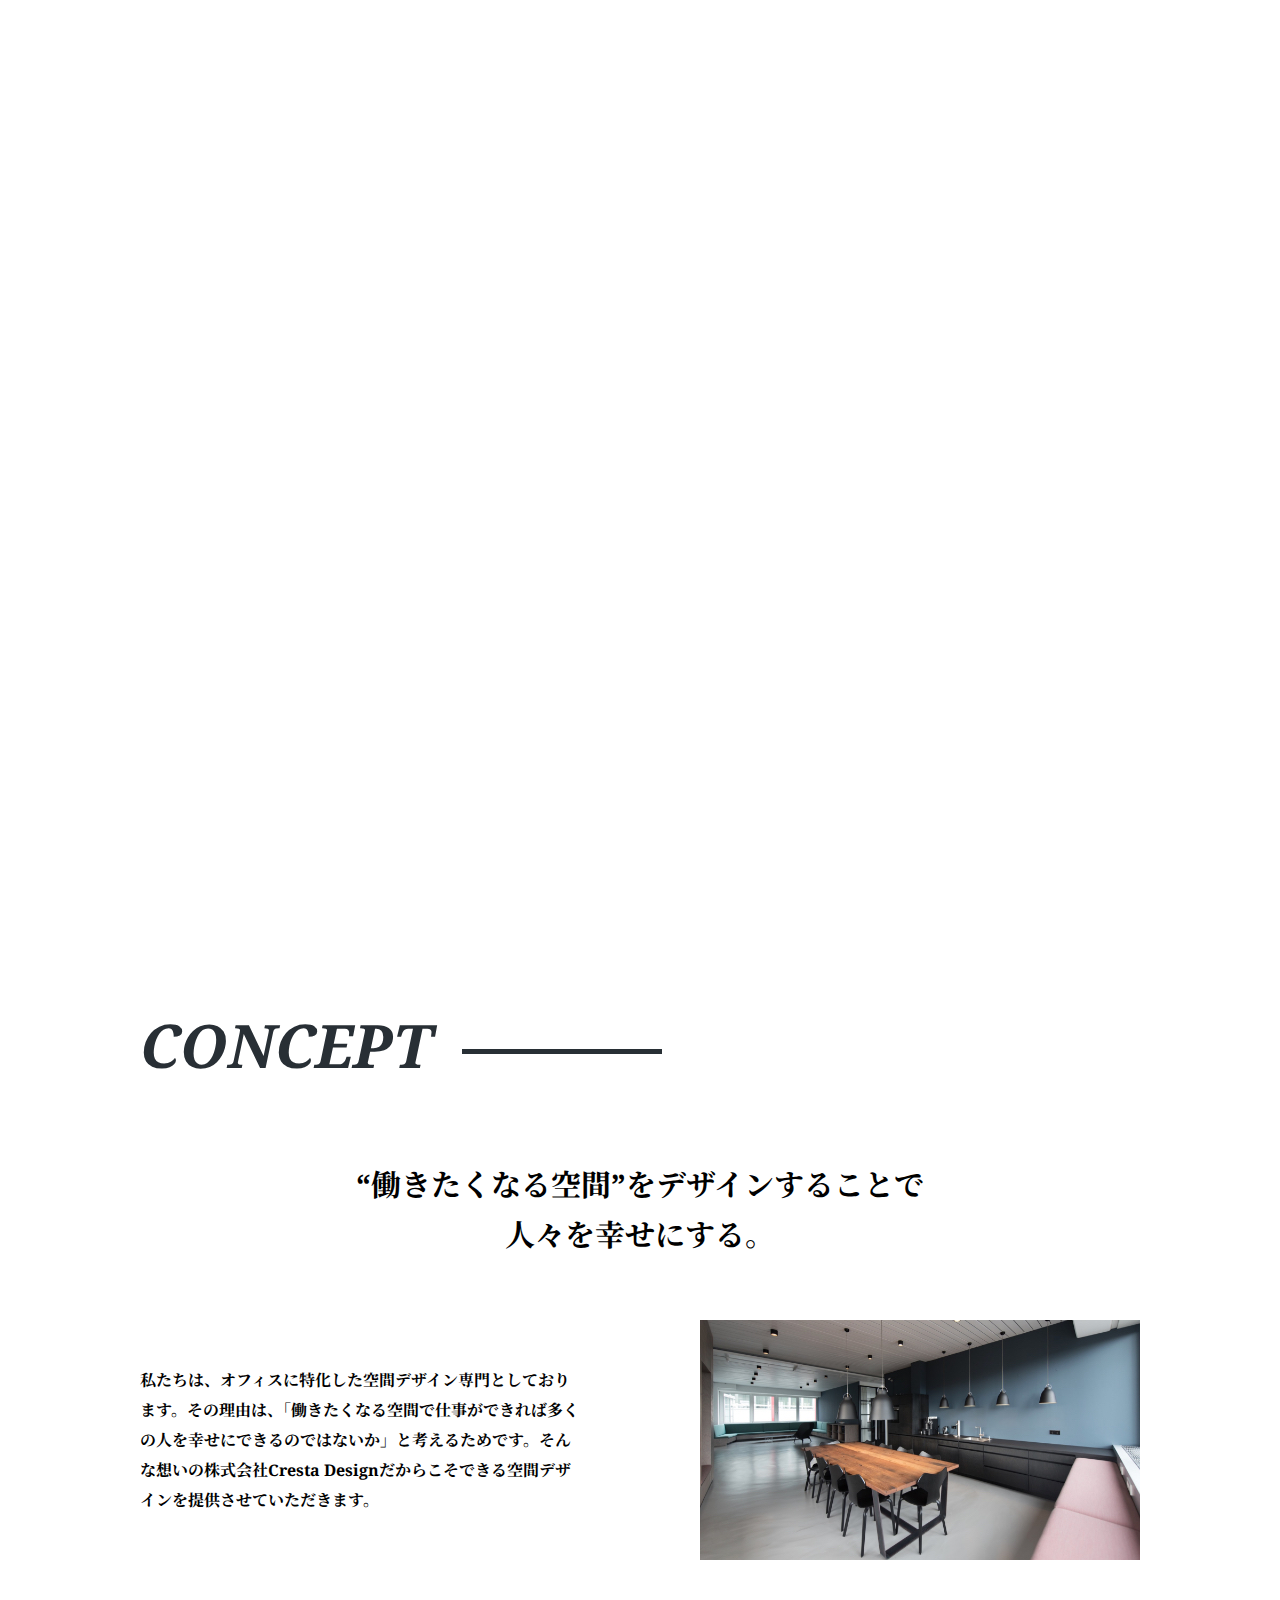
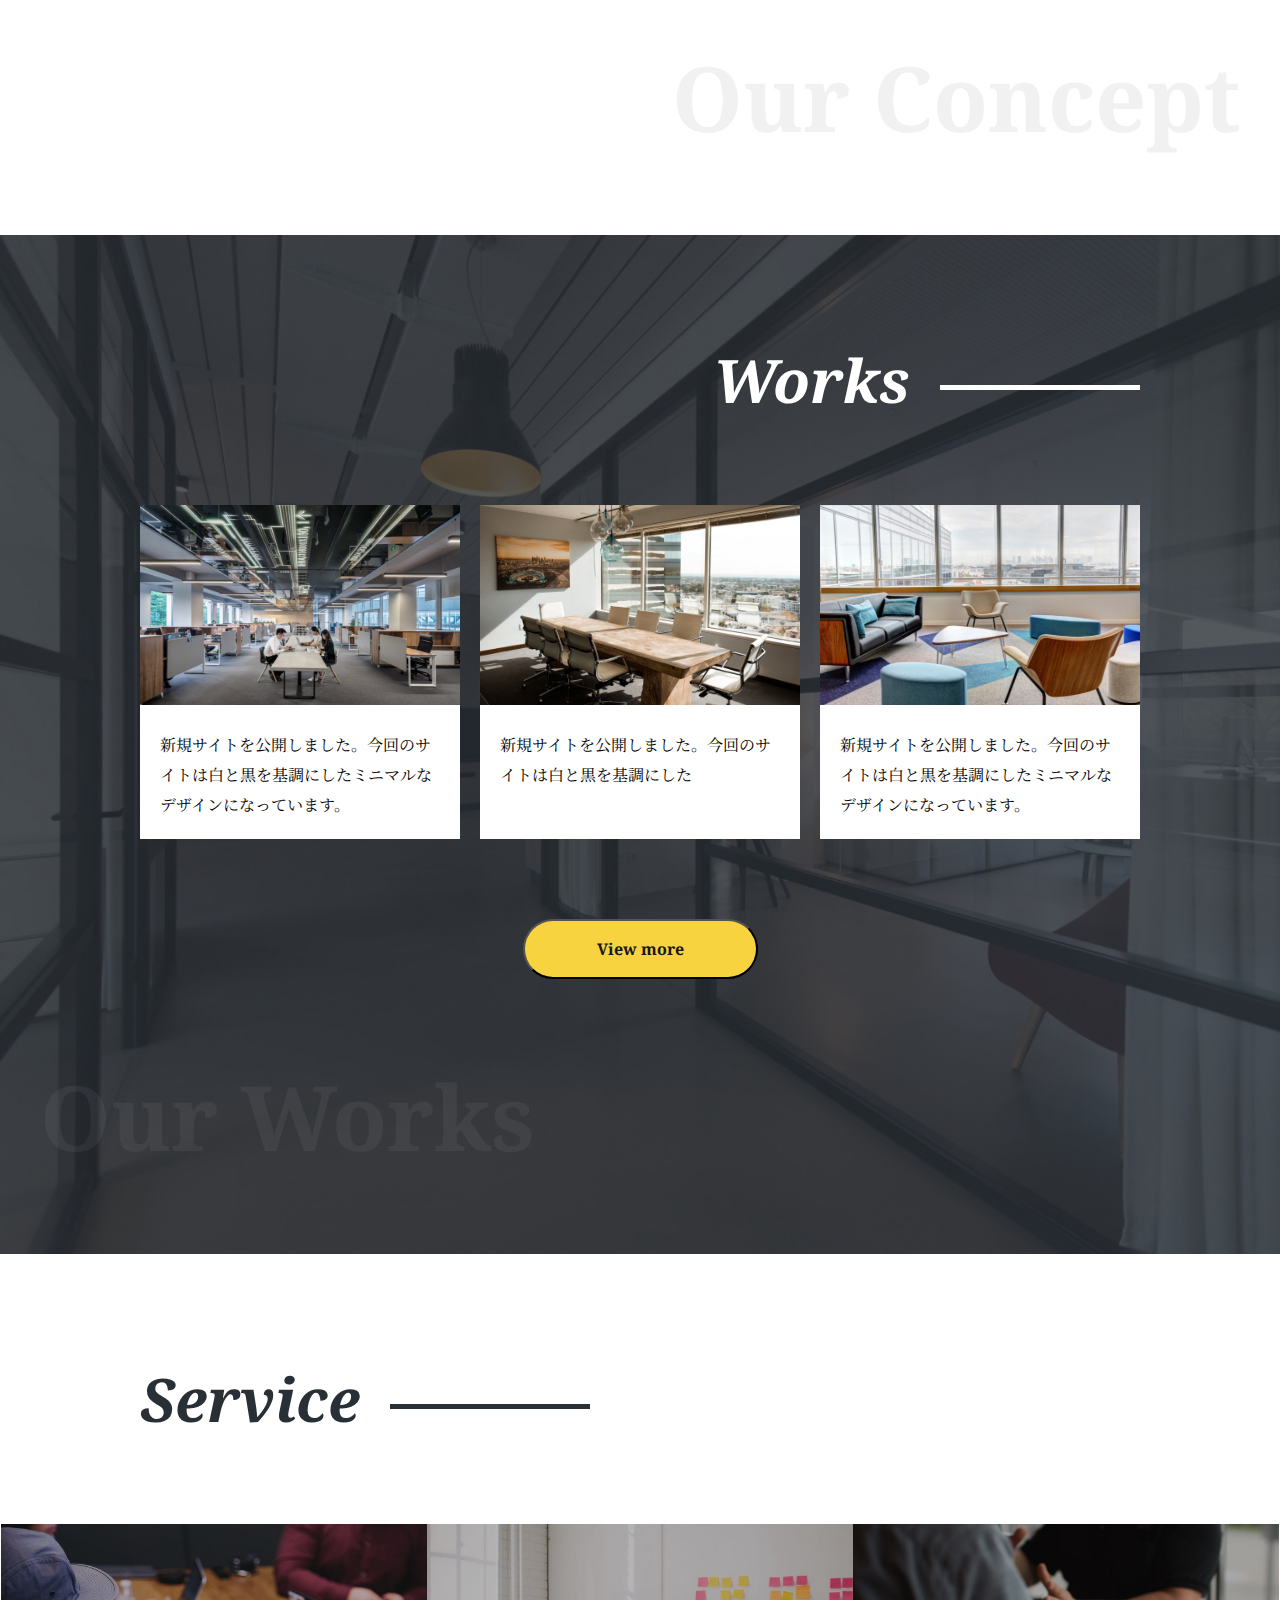
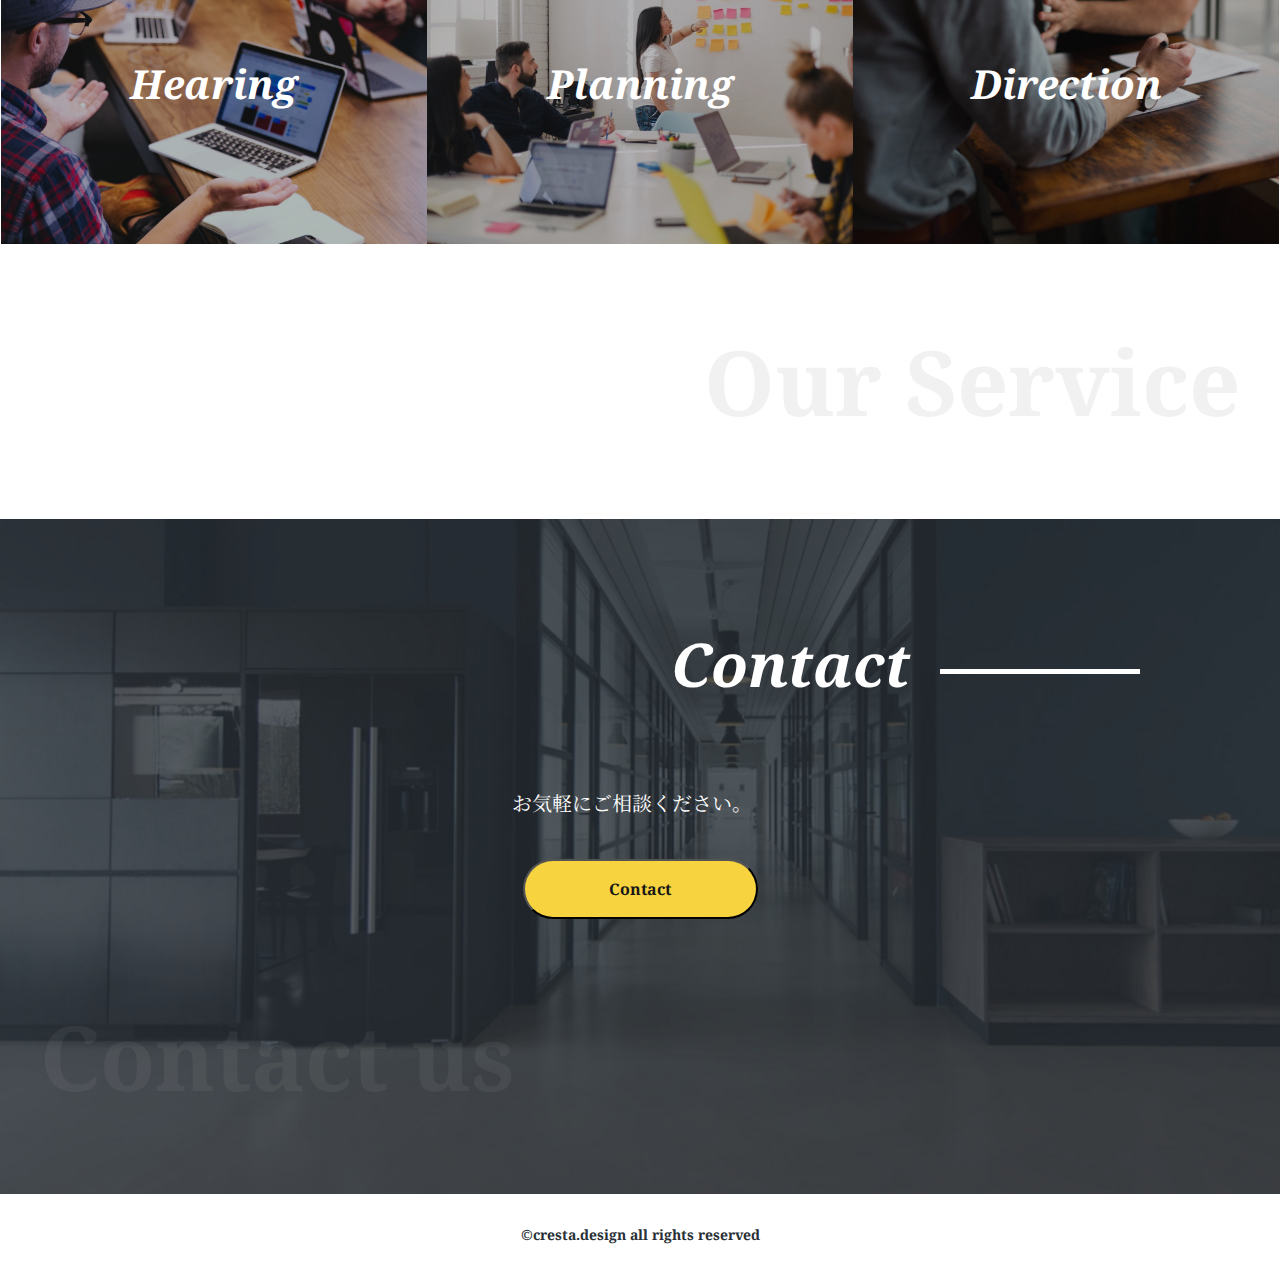
<file: index.html>
<!DOCTYPE html>
<html lang="ja">
  <head>
    <meta charset="utf-8"/>
    <meta name="viewport" content="width=device-width, initial-scale=1.0">
    <title>Cresta Design | 快適なオフィスをデザインする</title>
    <link href="https://maxcdn.bootstrapcdn.com/font-awesome/4.7.0/css/font-awesome.min.css" rel="stylesheet" integrity="sha384-wvfXpqpZZVQGK6TAh5PVlGOfQNHSoD2xbE+QkPxCAFlNEevoEH3Sl0sibVcOQVnN" crossorigin="anonymous">
    <link rel="preconnect" href="https://fonts.googleapis.com">
    <link rel="preconnect" href="https://fonts.gstatic.com" crossorigin>
    <link
      href="https://fonts.googleapis.com/css2?family=Noto+Serif+JP:wght@400;700&family=Noto+Serif:ital,wght@0,400;0,700;1,700&display=swap"
      rel="stylesheet">
    <link rel="stylesheet" type="text/css" href="css/reset.css">
    <link rel="stylesheet" type="text/css" href="css/stylesheet.css">
    <link rel="stylesheet" type="text/css" href="css/responsive.css">
  </head>
  <body>
    <!-- header -->
    <header class="header">
      <div class="header-inner">
        <div class="site-title"><a href="./">Cresta Design</a></div>
        <nav class="header-nav">
          <ul class="nav-list">
            <li class="nav-item"><a href="#concept">Concept</a></li>
            <li class="nav-item"><a href="#service">Service</a></li>
            <li class="nav-item"><a href="#works">Works</a></li>
            <li class="nav-item"><a href="contact.html">Contact</a></li>
          </ul>
        </nav>
        <button class="burger-btn">
          <span class="bar bar-top"></span>
          <span class="bar bar-mid"></span>
          <span class="bar bar-bottom"></span>
        </button>
      </div>
    </header>
    <!-- //header -->

    <!-- main -->
    <main>
      <!-- fv -->
      <div class="fv">
        <div class="slider">
          <img src="img/fv-bgi_01@2x.jpg" alt="">
          <img src="img/fv-bgi_02@2x.jpg" alt="">
          <img src="img/fv-bgi_03@2x.jpg" alt="">
        </div>
        <div class="main-copy">
          <p class="fv-copy_top">Design for Smile.</p>
          <p class="fv-copy_sub">快適なオフィスを<br class="sp-show">デザインする</p>
        </div>
      </div>
      <!-- //fv -->

      <!-- concept -->
      <section class="section-wrapper" id="concept">
        <h2 class="section-title">CONCEPT</h2>
        <div class="section-inner">
          <p class="concept-lead">
            “働きたくなる空間”をデザインする<br class="sp-show">ことで<br class="sp-hidden">
            人々を幸せにする。
          </p>
          <div class="concept-contents">
            <p class="concept-text">
              私たちは、オフィスに特化した空間デザイン専門としております。その理由は、「働きたくなる空間で仕事ができれば多くの人を幸せにできるのではないか」と考えるためです。そんな想いの株式会社Cresta
              Designだからこそできる空間デザインを提供させていただきます。
            </p>
            <img src="img/concept-image@2x.jpg" alt="" class="concept-img">
          </div>
        </div>
        <p class="section-bottom text-right">Our Concept</p>
      </section>
      <!-- //concept -->

      <!-- works -->
      <section class="section-wrapper" id="works">
        <h2 class="section-title white text-right">Works</h2>
        <div class="works-contents">
          <div class="works-card">
            <img src="img/card-img01@2x.jpg" alt="" class="card-img">
            <p class="card-text">新規サイトを公開しました。今回のサイトは白と黒を基調にしたミニマルなデザインになっています。</p>
          </div>
          <div class="works-card">
            <img src="img/card-img02@2x.jpg" alt="" class="card-img">
            <p class="card-text">新規サイトを公開しました。今回のサイトは白と黒を基調にした</p>
          </div>
          <div class="works-card">
            <img src="img/card-img03@2x.jpg" alt="" class="card-img">
            <p class="card-text">新規サイトを公開しました。今回のサイトは白と黒を基調にしたミニマルなデザインになっています。</p>
          </div>
        </div>
        <button class="btn"><a href="#!">View more</a></button>
        <p class="section-bottom white">Our Works</p>
      </section>
      <!-- //works -->

      <!--service -->
      <section class="section-wrapper" id="service">
        <h2 class="section-title">Service</h2>
        <ul class="service-contents">
          <li class="service-item service_1"><a href="#!">Hearing</a></li>
          <li class="service-item service_2"><a href="#!">Planning</a></li>
          <li class="service-item service_3"><a href="#!">Direction</a></li>
        </ul>
        <p class="section-bottom text-right">Our Service</p>
      </section>
      <!-- //service -->

      <!-- contact -->
      <section class="section-wrapper" id="contact">
        <h2 class="section-title text-right white">Contact</h2>
        <div class="contact-contents">
          <p class="contact-text">お気軽にご相談ください。</p>
        </div>
        <button class="btn"><a href="contact.html">Contact</a></button>
        <p class="section-bottom white">Contact us</p>
      </section>
      <!-- //contact -->
    </main>
    <!-- //main -->

    <!-- footer -->
    <footer>
      <small class="footer">©︎cresta.design all rights reserved</small>
    </footer>
    <!-- //footer -->

    <!-- jQuery -->
    <script src="https://ajax.googleapis.com/ajax/libs/jquery/3.4.1/jquery.min.js"></script>
    <script src="js/script.js"></script>
  </body>
</html>
</file>
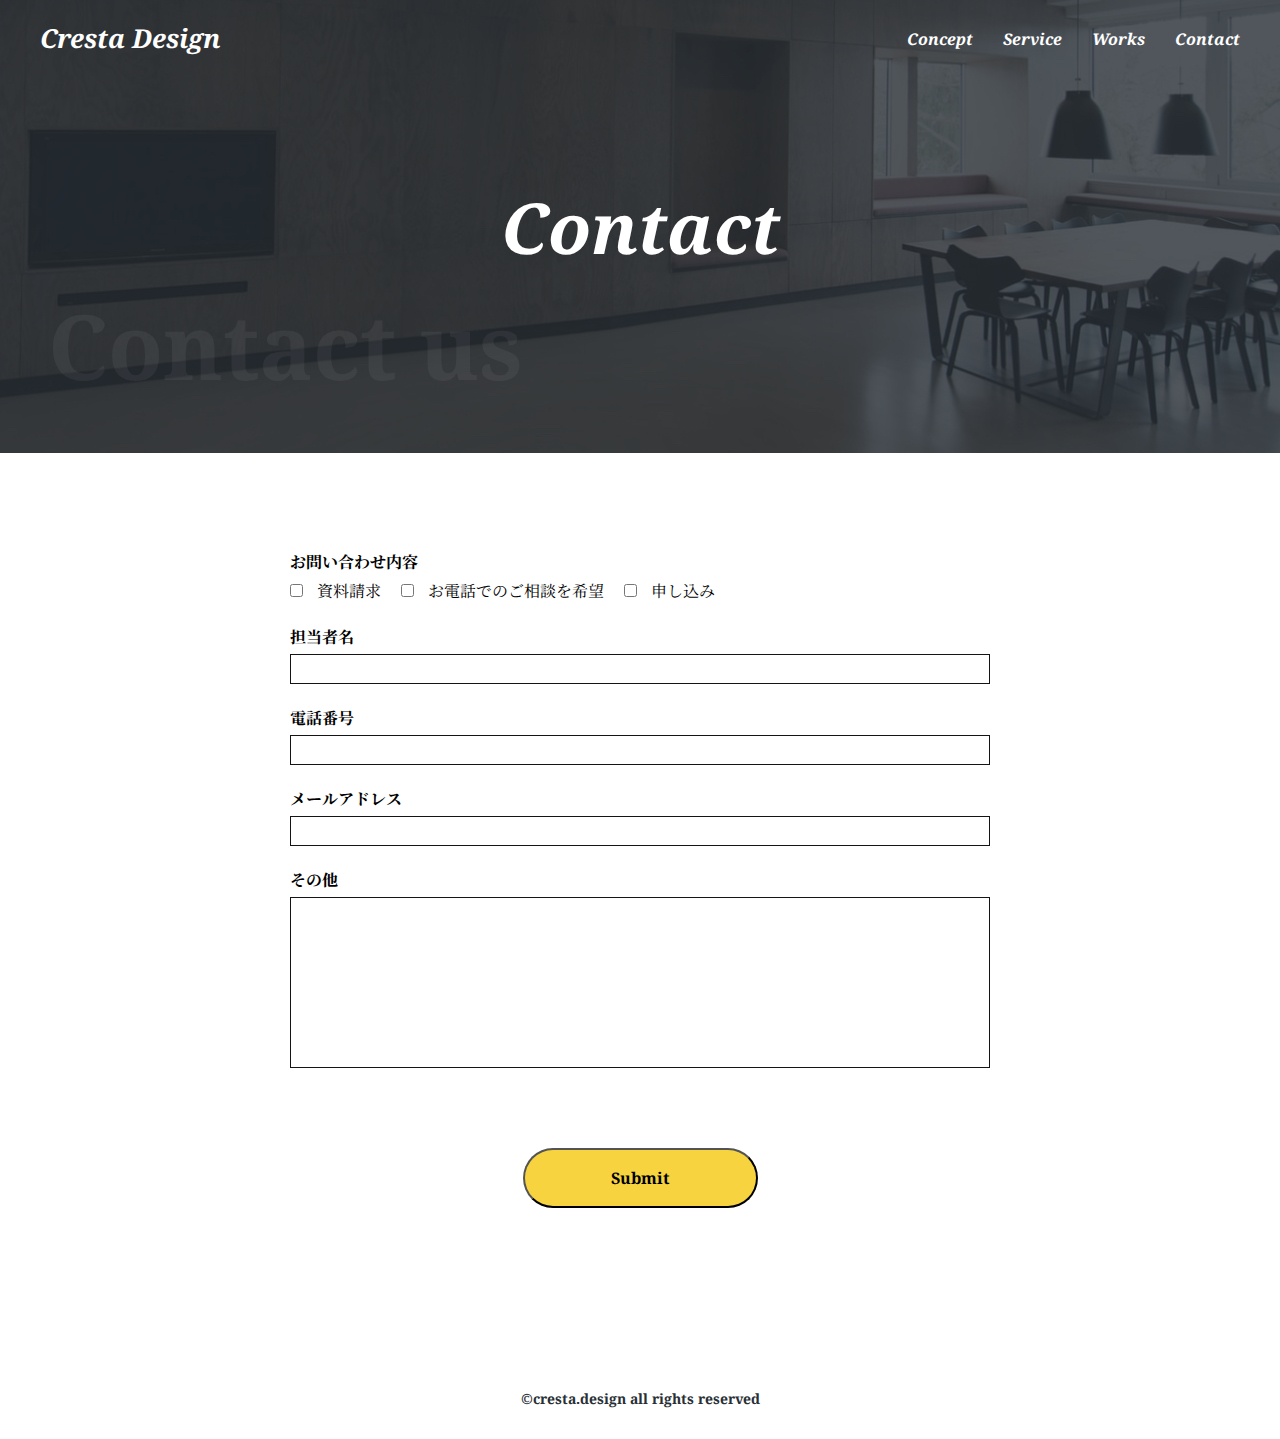
<file: contact.html>
<!DOCTYPE html>
<html lang="ja">

<head>
  <meta charset="utf-8" />
  <meta name="viewport" content="width=device-width, initial-scale=1.0">
  <title>Cresta Design | Contact us</title>
  <link href="https://maxcdn.bootstrapcdn.com/font-awesome/4.7.0/css/font-awesome.min.css" rel="stylesheet"
    integrity="sha384-wvfXpqpZZVQGK6TAh5PVlGOfQNHSoD2xbE+QkPxCAFlNEevoEH3Sl0sibVcOQVnN" crossorigin="anonymous">
  <link rel="preconnect" href="https://fonts.googleapis.com">
  <link rel="preconnect" href="https://fonts.gstatic.com" crossorigin>
  <link
    href="https://fonts.googleapis.com/css2?family=Noto+Serif+JP:wght@400;700&family=Noto+Serif:ital,wght@0,400;0,700;1,700&display=swap"
    rel="stylesheet">
  <link rel="stylesheet" type="text/css" href="css/reset.css">
  <link rel="stylesheet" href="css/stylesheet.css">
  <link rel="stylesheet" type="text/css" href="css/responsive.css">
  <link rel="stylesheet" type="text/css" href="css/contact.css">
</head>

<body>
  <!-- header -->
  <header class="header">
    <div class="header-inner">
      <div class="site-title"><a href="./">Cresta Design</a></div>
      <nav class="header-nav">
        <ul class="nav-list">
          <li class="nav-item"><a href="./index.html#concept">Concept</a></li>
          <li class="nav-item"><a href="./index.html#service">Service</a></li>
          <li class="nav-item"><a href="./index.html#works">Works</a></li>
          <li class="nav-item"><a href="contact.html">Contact</a></li>
        </ul>
      </nav>
      <button class="burger-btn">
        <span class="bar bar-top"></span>
        <span class="bar bar-mid"></span>
        <span class="bar bar-bottom"></span>
      </button>
    </div>
  </header>
  <!-- //header -->

  <!-- main -->
  <main>
    <!-- fv -->
    <div class="fv">
      <p class="fv-copy_top">Contact</p>
      <p class="fv-copy_bottom">Contact us</p>
    </div>
    <!-- //fv -->

    <!-- form -->
    <section class="contact">
      <form action="#!" class="contact-form">
        <div class="form-item">
          <label for="contact_type" class="form-label">お問い合わせ内容</label>
          <div class="type-list">
            <div class="type-item">
              <input type="checkbox" name="contact_type" id="document" value="document">
              <label for="document">資料請求</label>
            </div>
            <div class="type-item">
              <input type="checkbox" name="contact_type" id="tel" value="tel">
              <label for="document">お電話でのご相談を希望</label>
            </div>
            <div class="type-item">
              <input type="checkbox" name="contact_type" id="apply" value="apply">
              <label for="document">申し込み</label>
            </div>
          </div>
        </div>
        <div class="form-item">
          <label for="name" class="form-label">担当者名</label>
          <input class="form-input" type="text" name="name" id="name">
        </div>
        <div class="form-item">
          <label for="tel" class="form-label">電話番号</label>
          <input class="form-input" type="text" name="tel" id="tel">
        </div>
        <div class="form-item">
          <label for="" class="form-label">メールアドレス</label>
          <input class="form-input" type="text" name="mail" id="mail">
        </div>
        <div class="form-text">
          <label for="others" class="form-label">その他</label>
          <textarea name="others" id="others" cols="30" rows="10"></textarea>
        </div>
        <div class="form-btn">
          <input type="submit" class="btn btn-submit" value="Submit">
        </div>
      </form>
    </section>
  </main>
  <!-- //main -->

  <!-- footer -->
  <footer>
    <small class="footer">©︎cresta.design all rights reserved</small>
  </footer>
  <!-- //footer -->

  <!-- jQuery -->
  <script src="https://ajax.googleapis.com/ajax/libs/jquery/3.4.1/jquery.min.js"></script>
  <script src="js/script.js"></script>
</body>

</html>
</file>
<file: css/stylesheet.css>
/* base */
html {
  font-size: 62.5%;
}

a {
  text-decoration: none;
  font-size: 1.6rem;
  
}

body {
  font-family: 'Noto Serif','Noto Serif JP',serif;
  font-size: 0rem;
  letter-spacing: 0.05em;
}

body p{ 
  font-size: 1.6rem;
}

img {
  width: 100%;
  vertical-align: bottom;
}

.noscroll{
  overflow: hidden;
}

.section-title {
  max-width: 1000px;
  color: #282F35;
  font-size: 6rem;
  font-style: italic;
  font-weight: bold;
  margin:0 auto 80px;
}

.section-title::after {
  content: '';
  width: 200px;
  height: 5px;
  background-color: #282F35;
  display: inline-block;
  margin-left: 30px;
  vertical-align: middle;
}

.section-bottom {
  max-width: 1200px;
  font-size: 9rem;
  font-weight: bold;
  opacity: .05;
  margin:0 auto;
}

.section-wrapper {
  padding: 100px 0 70px;
}

.section-inner {
  max-width: 1000px;
  margin: 0 auto;
}

.text-right {
  text-align: right;
}

.white {
  color: white;
}

.section-title.white::after {
  background-color: white;
}

.btn {
  width: 235px;
  border-radius: 30px;
  height: 60px;
  background-color: #F7D43F;
  margin: 0 auto 70px;
  display: block;
}

.btn:hover{
  opacity: .7;
  transition: .3s;
}

.btn a{
  font-weight: bold;
  color: #171717;
}

.sp-show{
  display: none;
}

/* header */
.header {
  padding: 19px 30px;
  position: absolute;
  top: 0;
  left: 50%;
  z-index: 1;
  transform: translateX(-50%);
  width: 100%;
  font-style: italic;
}
.header-inner {
  margin:0 auto;
  display: flex;
  justify-content: space-between;
  align-items: center;
  max-width: 1200px;
}

.site-title a{
  font-size: 2.6rem;
  font-style: italic;
  font-weight: bold;
  color: white;
}

.nav-list {
  margin: 0 auto;
  display: flex;
}

.nav-item {
  margin-right:30px;
}

.nav-item:last-child {
  margin-right: 0;
}

.nav-item a{
  color: white;
  font-weight: bold;
}

.header a:hover{
  opacity: 0.7;
  transition: .3s;
}

.header.fixed {
    position: fixed;
    top: 0;
    height: 96px;
    background-color: #282F35;
    transition: .3s;
  }

.burger-btn{
  display: none;
}

/* fv */
.fv {
  position: relative;
  height: 100vh;
  min-height: 550px;
  overflow: hidden;
}

.main-copy {
  position:absolute;
  bottom: 172px;
  left: 120px;
}

.fv-copy_top {
  font-size: 7rem;
  color: white;
  font-weight: bold;
  margin: 0 auto 23px;
}

.fv-copy_sub {
  font-size: 4rem;
  margin: 0 40px;
  font-weight: bold;
  color: white;
}

.slider{
  overflow: hidden;
  background-color: white;
  height: 100%;
  width: 100%;
}

.slider img{
  display: block;
  position: absolute;
  top: 0;
  left: 50%;
  transform: translateX(-50%);
  height: 100%;
  width: auto;
  opacity: 0;
  animation: slide 17s infinite;
  transition: 2s;
}

.slider img:nth-child(1){
  animation-delay: -5s;
}
.slider img:nth-child(2){
  animation-delay: 1s;
}

.slider img:nth-child(3){
  animation-delay: 7s;
}

@keyframes slide{
  0%{
    opacity: 0;
  }
  29.4%{
    opacity: 1; 
  }
  35.3%{
    opacity: 1;    
  }
  64.7%{
    opacity: 0;
  }
  100%{
    opacity: 0;
  }
}

/* concept */
#concept .section-title{
  margin-bottom: 70px;
}
.concept-lead {
  font-size: 3rem;
  max-width: 600px;
  text-align: center;
  margin: 0 auto 60px;
  font-weight: bold;
  line-height: 1.67;
}

.concept-contents {
  display: flex;
  justify-content: space-between;
  align-items: center;
  margin-bottom: 70px;
}

.concept-text, .concept-img {
  max-width: 440px;
}

.concept-text{
  font-weight: bold;
  line-height: 1.875;
}

/* works */
#works {
  background-image: url(../img/works-bgi@2x.jpg);
  background-size: cover;
  background-position: center;
}

.works-contents {
  display: flex;
  max-width: 1000px;
  margin: 0 auto 80px;
  justify-content: space-between;
  align-items: center;
}

.works-card {
  width: 33.3%;
  max-width: 320px;
  height: 334px;
  background-color: white;
}

.works-card:last-child{
  margin-right: 0;
 
}

.card-text {
  padding: 25px 20px;
  margin: 0 auto;
  line-height: 1.875;
}

/* service */
.service-contents {
  display: flex;
  justify-content: center;
  margin: 0 auto 70px;
  padding: 0 0;
}

.service-item{
  width: 33.3%;
  list-style: none;
}

.service-item a{
  display: block;
  width:100%;
  text-align: center;
  color: white;
  font-weight: bold;
  margin: 0 auto;
  font-size: 4rem;
  font-style: italic;
  line-height: 320px;
  text-decoration: none;
  transition: .3s;
}

.service-item a:hover{
  background-color: rgba(40, 47, 53, .7);
  transition: .3s;
}

.service_1{
  background-image: url(../img/service-img01@2x.jpg);
  background-size: cover;
}

.service_2{
  background-image: url(../img/service-img02@2x.jpg);
  background-size: cover;
}

.service_3{
  background-image: url(../img/sevice-img03@2x.jpg);
  background-size: cover;
}

/* contact */
.contact-contents {
  width: 256px;
  text-align: left;
  margin: 0 auto 40px;
}

.contact-text {
  margin: 0 0;
  font-size: 2rem;
  color: white;
}

#contact{
  background-image: url(../img/contact-bgi@2x.jpg);
  background-size: cover;
}

/* footer */
footer {
  text-align: center;
  padding: 30px 0;
  font-size: 1.4rem;
  font-weight: bold;
  color: #282F35;
}
</file>
<file: css/responsive.css>
@media screen and (max-width: 768px) {
  /* base */
  .section-title {
    font-size: 3rem;
    padding: 0 4%;
  }

  .section-title::after {
    width: 90px;
  }

  .section-wrapper {
    padding-bottom:40px;
  }

  .section-inner {
    margin: 0 4%;
  }

  .section-bottom {
    font-size: 4rem;
    margin: 0 4%;
  }

  .sp-show{
    display: inline;
  }

  .sp-hidden{
    display: none;
  }

  .btn{
    margin-bottom: 40px;
  }

  /* header */
  .header {
    padding: 30px 4%;
  }

  

  .header-nav{
    display: none;
    width: 100%;
    height: 100vh;
    position: fixed;
    top: 0;
    left: 0;
    background-color: #282F35;
  }

  .nav-list{
    height: 100vh;
    flex-direction: column;
    align-items: center;
    justify-content: center;
  }

  .nav-item{
    margin: 15px 0;

  }

  /* hamburger-menu */

  .burger-btn{
    display: block;
    height: 36px;
    width: 36px;
    position: relative;
    z-index: 3;
    border: none;
    background-color: transparent;
    box-shadow: none;
  }

  .bar{
   height: 3px;
   width: 30px;
   display: block;
   position: absolute;
   left: 50%;
   transform: translateX(-50%);
   background-color: white; 
  }

  .bar-top{
    top: 8px;
  }

  .bar-mid{
    top: 50%;
    transform: translate(-50%,-50%);
  }

  .bar-bottom{
    bottom: 8px;
  }

  .burger-btn.close .bar-top{
    transform: translate(-50%, 8px) rotate(45deg);
    transition: .3s;
  }

  .burger-btn.close .bar-mid{
    opacity: 0;
    transition: .3s;
  }

  .burger-btn.close .bar-bottom{
    transform: translate(-50%,-8px) rotate(-45deg);
    transition: .3s;
  }

  button {
  background-color: transparent;
    border: none;
    cursor: pointer;
    outline: none;
    padding: 0;
    appearance: none;
  }

  /* fv */
  .fv{
    max-height: 600px;
  }

  .main-copy {
    top: 50%;
    left: 50%;
    transform: translateX(-50%);
    width: 100%;
    padding: 0 4%;
    text-align: center;
  }

  .fv-copy_top {
    font-size: 3.7rem;
  }

  .fv-copy_sub {
    font-size: 3rem;
  }

  /* concept */
  .concept-lead{
    font-size: 2rem;
    margin-bottom: 31px;
  }

  .concept-contents {
    flex-direction: column;
    margin-bottom: 40px;
  }

  .concept-img {
    max-height: 150px;
    object-fit: cover;
    object-position: bottom;
  }

  /* works */
  .works-contents {
    flex-direction: column;
    
  }

  .works-card {
    width: 100%;
    margin-bottom: 30px;
  }

  .works-card:last-of-type {
    margin-bottom: 0;
  }

  /* service */
  .service-contents {
    display: block;
  }

  .service-item{
    width: 100%;
    margin-bottom: 30px;
  }

  .service-item a{
    font-size: 2rem;
    line-height: 250px;
  }

  /* footer */
}
</file>
<file: css/contact.css>
.fv{
  width: 100%;
  height: 453px;
  min-height: 453px;
  background-image: url(../img/contact-page-bgi@2x.jpg);
  background-size: cover;
  background-position: bottom;
  text-align: center;
}

.fv-copy_top{
  font-style: italic;
  position: absolute;
  top: 50%;
  left: 50%;
  transform: translate(-50%, -50%);
}

.fv-copy_bottom{
  position: absolute;
  bottom: 40px;
  left:48px;
  color: white;
  opacity: .05;
  font-size: 9rem;
  text-align: left;
  margin: 0 auto;
  font-weight: bold;
}

/* form */
.contact {
  padding: 97px 0 80px;
  margin: 0 auto;
}

.contact-form{
  width: 700px;
  margin: 0 auto;
}

.form-item{
  margin-bottom: 22px;
}

.form-input{
  width: 100%;
  height: 30px;
  color: #282F35;
  font-size: 1.6rem;
  padding: 0 8px;
  outline: none;
  border: 1px solid #141414;
}

.form-text{
  margin-bottom: 80px;
}

.form-text textarea{
  outline: none;
  resize: none;
  color: #282F35;
  line-height: 30px;
  width: 100%;
  height: 171px;
  font-size: 1.6rem;
  padding: 0 8px;
  border: 1px solid #141414;
}

.form-label{
  font-size: 1.6rem;
  font-weight: bold;
  display: inline-block;
  margin-bottom: 5px;
}

.type-list{
  font-size: 1.6rem;
  display: flex;
}

.type-item{
  margin-right: 20px;
}

.type-item input{
  margin-right: 10px;
}

.btn-submit{
 font-size: 1.6rem;
 font-weight: bold;
}


/* responsive */
@media screen and (max-width:768px){
  .fv{
    height: 360px;
    min-height: 360px;
  }

  .fv-copy_top{
    font-size: 3rem;
  }

  .fv-copy_bottom{
    font-size: 4rem;
    left: 15px;
  }

  .contact-form{
    width: 345px;
  }

  .type-list{
    flex-direction: column;
  }

  .type-item{
    margin-bottom: 5px;
  }
}
</file>
